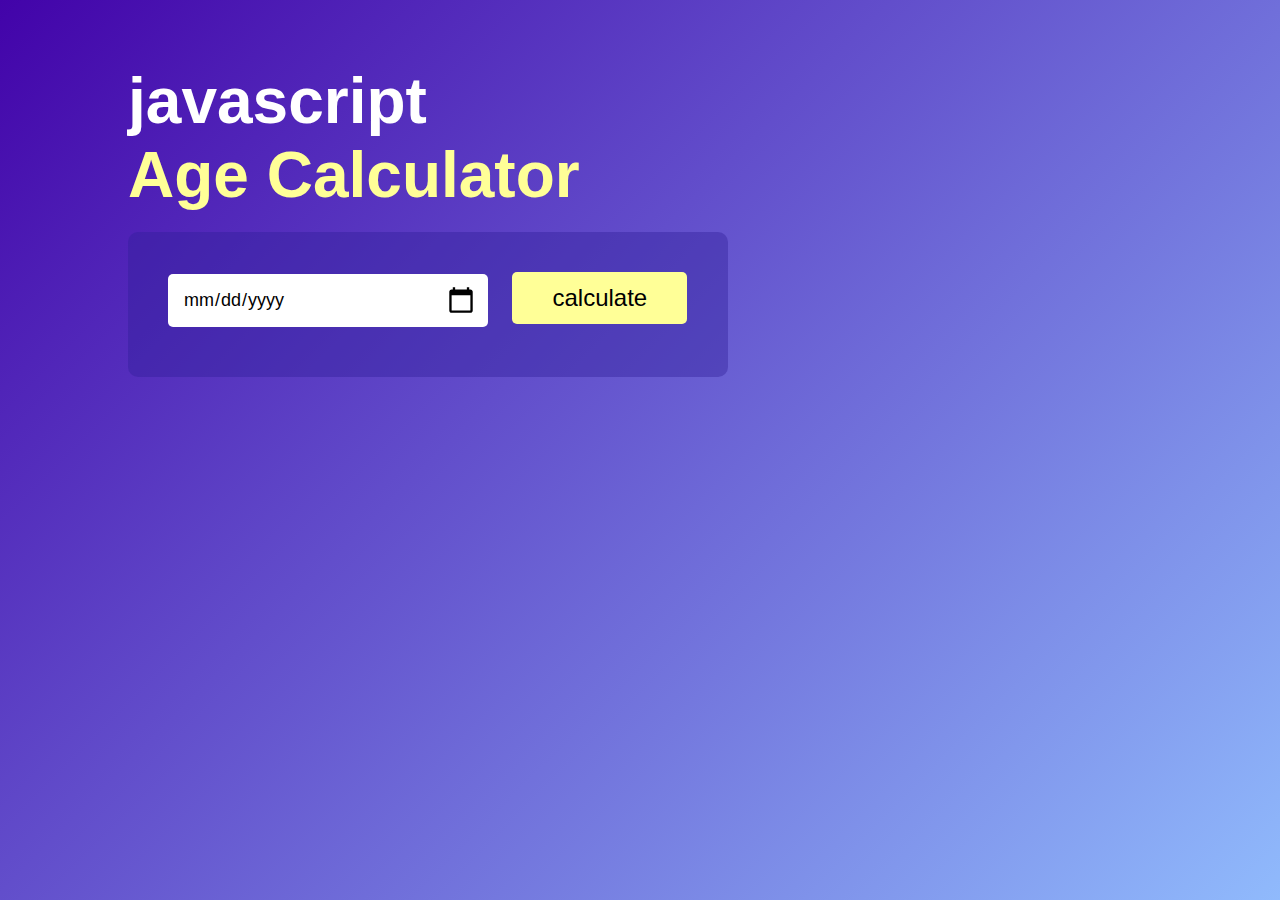
<file: age calculator/index.html>
<!DOCTYPE html>
<html lang="en">
<head>
    <meta charset="UTF-8">
    <meta name="viewport" content="width=device-width, initial-scale=1.0">
    <title>Document</title>
    <link rel="stylesheet" href="style.css">
</head>
<body>
    <h1>javascript<br><span>Age Calculator</span></h1>
    <div class="input-box">
        <input type="date" name="" id="date">
        <button onclick="calculateage()" id="btn">calculate</button>
    </div>
    <p id="result"></p>

    <script src="script.js"></script>
</body>
</html>
</file>
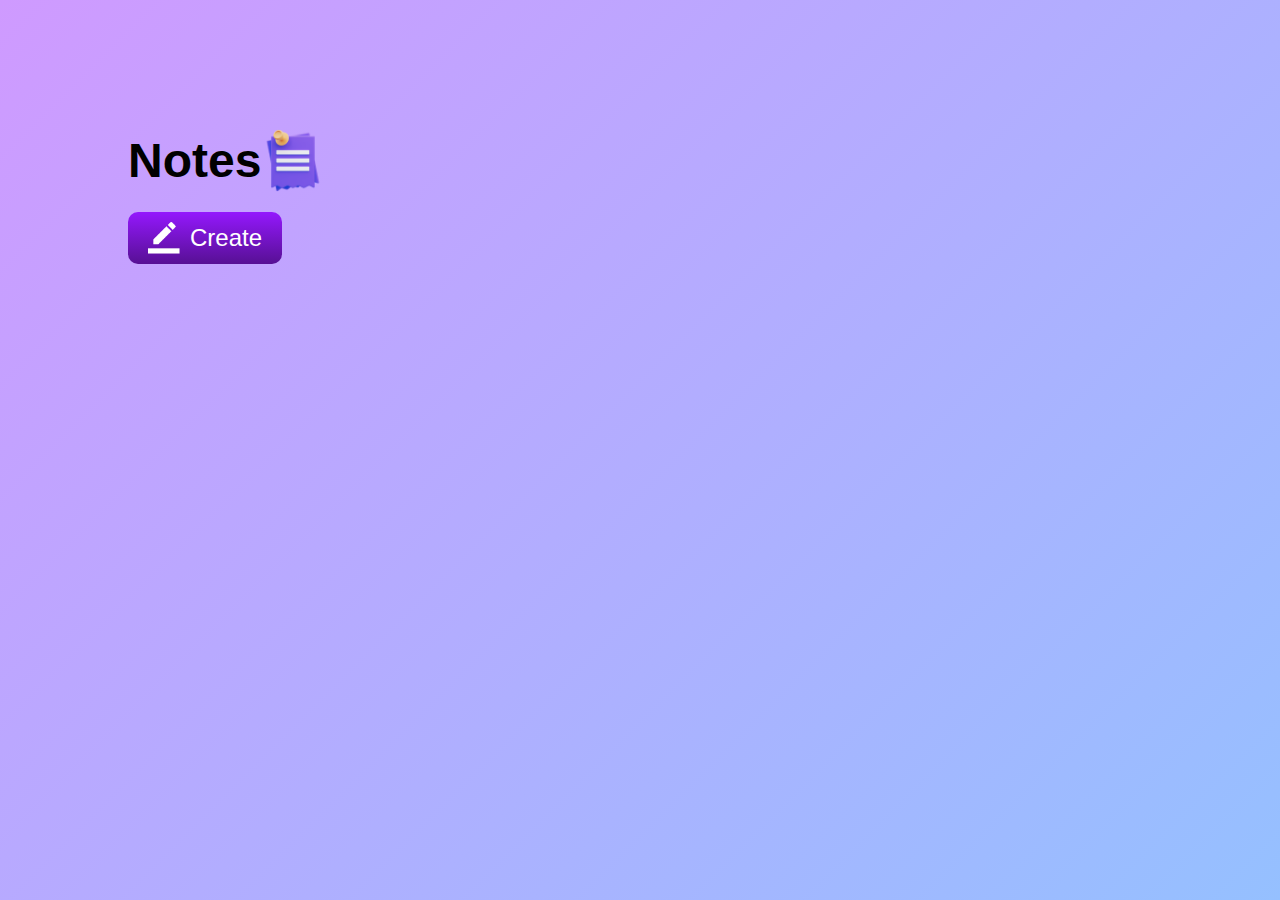
<file: notes build/index.html>
<!DOCTYPE html>
<html lang="en">
<head>
    <meta charset="UTF-8">
    <meta name="viewport" content="width=device-width, initial-scale=1.0">
    <title>Document</title>
    <link rel="stylesheet" href="style.css">
</head>
<body>
    <h1>Notes <img src="notes.png" alt=""></h1>
    <button id="btn"><img src="edit.png" alt=""> Create</button>
    <div id="notes-container">
        <!-- <p contenteditable="true" class="input-box">
            <img src="delete.png" alt="">
        </p> -->
        
    </div>

    <script src="script.js"></script>
</body>
</html>
</file>
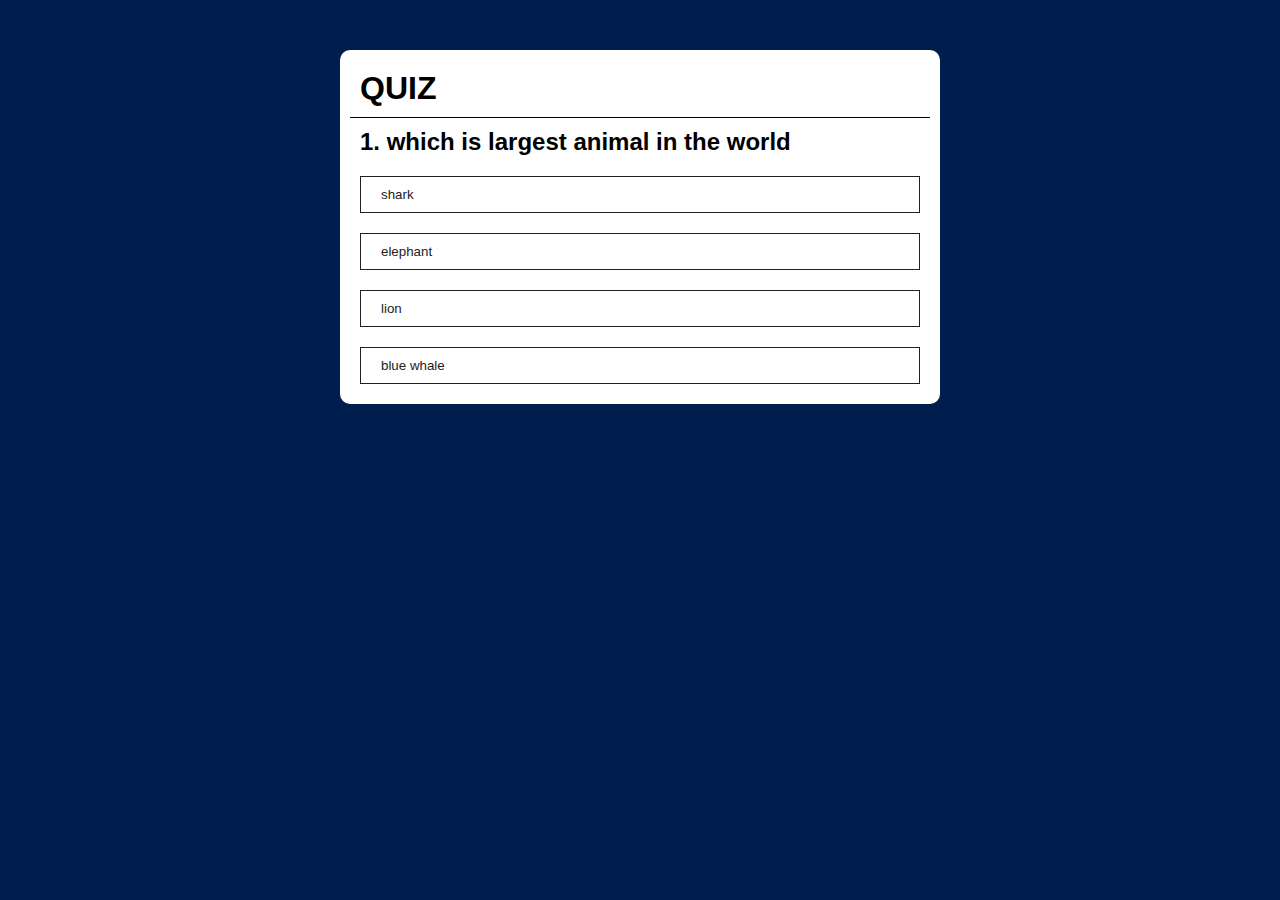
<file: quize app/index.html>
<!DOCTYPE html>
<html lang="en">
<head>
    <meta charset="UTF-8">
    <meta name="viewport" content="width=device-width, initial-scale=1.0">
    <title>Document</title>
    <link rel="stylesheet" href="style.css">
</head>
<body>
    <div class="app">
        <h1>quiz</h1>
        <div class="quiz">
            <h2 id="question">question goes here </h2>
            <div id="answers">
                <!-- <button class="btn">option 1</button>
                <button class="btn">option 1</button>
                <button class="btn">option 1</button>
                <button class="btn">option 1</button> -->

            </div>
            <button id="next-btn">Next</button>
        </div>
    </div>


    <script src="script.js"></script>
</body>
</html>
</file>
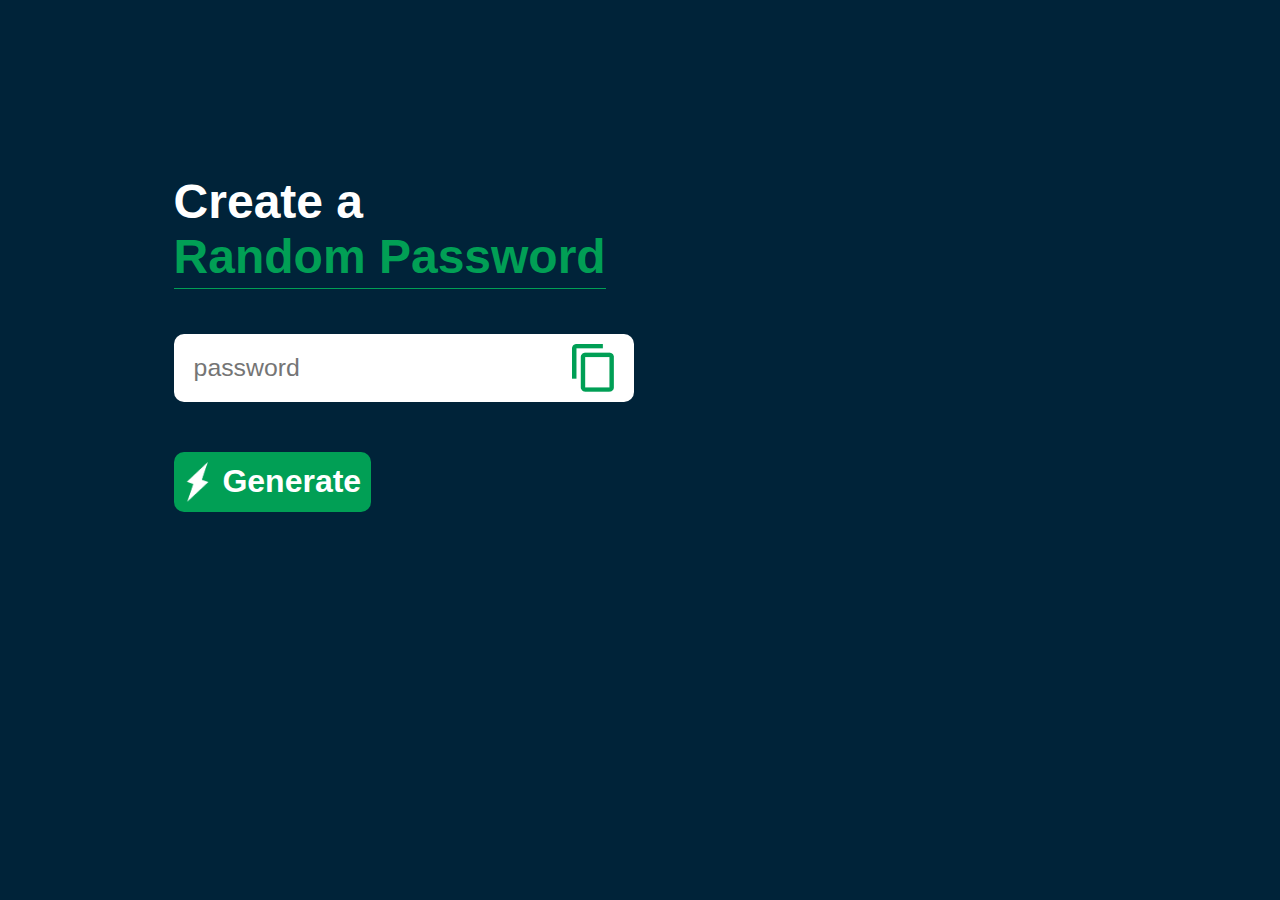
<file: random pssword/index.html>
<!DOCTYPE html>
<html lang="en">
<head>
    <meta charset="UTF-8">
    <meta name="viewport" content="width=device-width, initial-scale=1.0">
    <title>Document</title>
    <link rel="stylesheet" href="style.css">
</head>
<body>
    <div class="container">
        <h1>Create a <br> <span>Random Password</span></h1>
        <div class="display">
            <input type="text" id="password" placeholder="password">
            <img src="copy.png" alt="" onclick="copypassword()">
        </div>
        <button id="btn" onclick="showpassword()"><img src="generate.png" alt="">Generate </button>
    </div>

    <script src="script.js"></script>
</body>
</html>
</file>
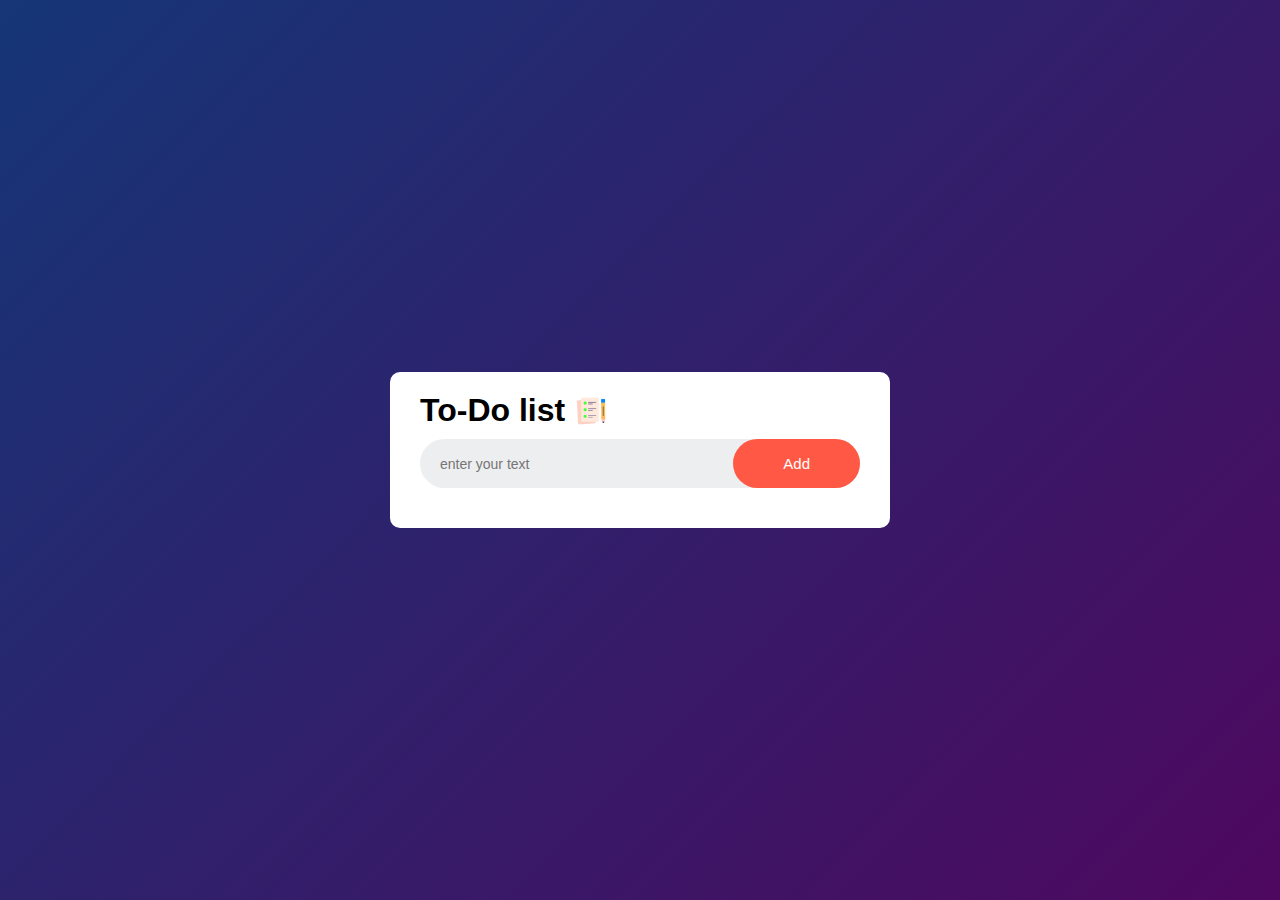
<file: To Do list/index.html>
<!DOCTYPE html>
<html lang="en">
<head>
    <meta charset="UTF-8">
    <meta name="viewport" content="width=device-width, initial-scale=1.0">
    <title>Document</title>
    <link rel="stylesheet" href="style.css">
</head>
<body>
    <div class="to-do-app">
        <h2>To-Do list <img src="icon.png" alt=""></h2>
        <div class="input">
            <input type="text" id="input-box" placeholder="enter your text ">
            <button onclick="addtask()">Add</button>
        </div>
        <ul id="list-container">
            <!-- <li class="checked">list</li>
            <li>list</li>
            <li>list</li> -->

        </ul>
    </div>
    <script src="script.js"></script>
</body>
</html>
</file>
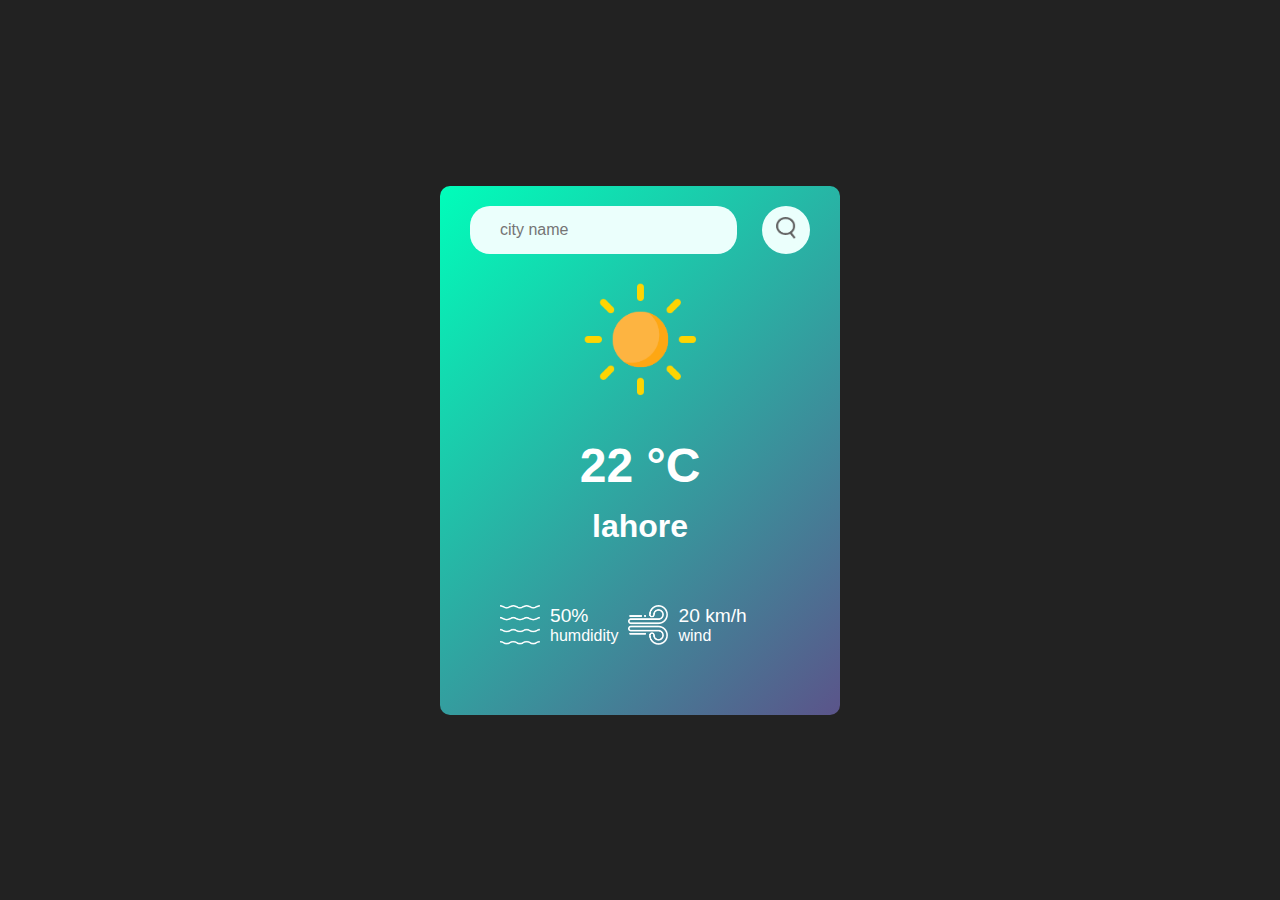
<file: weather js/index.html>
<!DOCTYPE html>
<html lang="en">
<head>
    <meta charset="UTF-8">
    <meta name="viewport" content="width=device-width, initial-scale=1.0">
    <title>weather</title>
    <link rel="stylesheet" href="style.css">
</head>
<body>
    <div class="card">
       <div class="searchbox">
        <input type="text" placeholder="city name">
        <button><img src="search.png" alt=""></button>
       </div>
       <div class="weather">
            <img class="weathericon" src="clear.png" alt="">
            <h1 class="temp">22 °C</h1>
            <h2 class="city">lahore</h2>
            <div class="details">
                <div class="col">
                    <img src="humidity.png" alt="">
                    <div class="">
                        <p class="humidity">50%</p>
                        <p>humdidity</p>
                    </div>
                    <div class="col">
                        <img src="wind.png" alt="">
                        <div class="">
                            <p class="wind">20 km/h</p>
                            <p>wind</p>
                        </div>
                </div>
            </div>
       </div>
    </div>
    
   
</body>
<script src="script.js"></script>
</html>
</file>
<file: age calculator/style.css>
*{
    padding: 0;
    margin: 0;
    box-sizing: border-box;
    font-family: sans-serif;
}

body {
    width: 100%;
    height: 100vh;
    background: linear-gradient(135deg, #4203a9, #90bafc );
    padding-top: 5%;
    padding-left: 10%;
}

body h1 {
    font-size: 4rem;
    margin-bottom: 20px;
    color: #fff;

}

body h1 span {
    /* padding-top: 10px; */
    color:#ffff97;
}

.input-box{
    background-color: rgb(47, 30, 152, .4);
    padding: 40px;
    border-radius: 10px;
    width: 100%;
    max-width: 600px;
}

.input-box input{
    /* height: 2rem; */
    flex: 1;
    width: 20rem;
    outline: 0;
    border: 0;
    border-radius: 5px;
    padding: 15px ;
    margin-right: 20px;
    margin-bottom: 10px;
    font-size: 18px;
    position: relative;
}

#btn{
    border: 0;
    outline: 0;
    font-size: 1.5rem;
    border-radius: 5px;
    padding: 12px 40px;
    background-color: #ffff97;
    cursor: pointer;
}

.input-box input::-webkit-calendar-picker-indicator{
    top: 0;
    left: 0;
    right: 0;
    bottom: 0;
    width: auto;
    height: auto;
    position: absolute;
    background-position: calc(100% - 10px); 
    background-size: 30px;
    cursor: pointer;
}

p{
    font-size: 2rem;
    color: #fff;
    margin-top: 30px;
}
</file>
<file: notes build/style.css>
*{
    padding: 0;
    margin: 0;
    box-sizing: border-box;
    font-family: sans-serif;
}

body{
    width: 100%;
    min-height: 100vh;
    background: linear-gradient(135deg, #cf9aff, #95c0ff);
    padding-top: 10%;
    padding-left: 10%;
}

body h1{
    display: flex;
    align-items: center;
    font-size: 3rem;
    margin-bottom: 20px;

}
body h1 img{
    width: 4rem;
}

#btn{
    display: flex;
    align-items: center;
    background: linear-gradient(#9418fd,#571094);
    color: #fff;
    outline: none;
    border: none;
    padding: 10px 20px;
    font-size: 1.5rem;
    border-radius: 10px;
    cursor: pointer;
}

#btn img{
    width: 2rem;
    margin-right: 10px;
}
/* 
.notes-container{
    margin-top: 20px;
    background: #fff;
    padding: 5px;
    width: 80%;
    max-width: 600px;
    border-radius: 10px;
    position: relative;
} */

.input-box{
    position: relative;
    width: 100%;
    max-width: 500px;
    min-height: 150px;
    background: #fff;
    color: #333;
    padding: 20px;
    margin: 20px 0;
    outline: none;
    border-radius: 10px;
    font-size: 1rem;
}

.input-box img{
    width: 2rem;
    position: absolute;
    bottom: 10px;
    right: 10px;
    cursor: pointer;
}
</file>
<file: quize app/style.css>
*{
    padding: 0;
    margin: 0;
    box-sizing: border-box;
    font-family: sans-serif;
}

body{
    background: #001e4d;
}

.app{
    background: #fff;
    width: 90%;
    max-width: 600px;
    padding: 10px;
    border-radius: 10px;
    margin: 50px auto 0;
} 

.app h1{
    text-transform: uppercase;
    font-size: 2rem;
    padding: 10px;
    border-bottom: 1px solid black;

}

.quiz{
   padding: 10px;
}



.btn{
    padding: 10px 20px;
    margin-top: 20px;
    text-align: left;
    width: 100%;
    
    background: #fff;
    color: #222;
    border: 1px solid #222;
    transition: all .3s;
    cursor: pointer;

}

.btn:hover:not([disabled]) {
    background: black;
    color: #fff;
}

.btn:disabled{
    cursor: no-drop;
}

#next-btn{
    padding: 10px 40px;
    border-radius: 4px;
    margin: 20px auto 0;
    background: #001e4d;
    color: #fff;
    font-weight: 500;
    cursor: pointer;
    display: none ;


}

.correct{
    background: #9aeabc;
}

.incorrect{
    background: #ff9393;
}
</file>
<file: random pssword/style.css>
*{
    padding: 0;
    margin: 0;
    box-sizing: border-box;
    font-family: sans-serif;
}

body{
    background: #002339;
    color:#fff;
}

.container{
    width: 90%;
    max-width: 500px;
    margin: 12%;
    padding: 20px;
}

.container h1{
    font-size: 3rem;
    font-weight: bold;
    margin-bottom: 20px;
}

.container h1 span{
    color: #019f55;
    border-bottom: 1px solid #019f55;
    padding-bottom: 5px; 
}

.display{
    display: flex;
    align-items: center;
    justify-content: space-between;
    width: 100%;
    background: #fff;
    border-radius: 10px;
    padding: 10px;
    margin-top: 50px;
    margin-bottom: 50PX;
}

.display input{
    outline: none;
    border: none;
    font-size: 1.55rem;
    padding: 10px;
}

.display img{
    height: 3rem;
    /* width: rem; */
    margin-right: 10px;
    cursor: pointer;
}

#btn{
    outline: none;
    border: none;
    border-radius: 10px;
    background: #019f55;
    color: #fff;
    font-size: 2rem;
    font-weight: bold;
    padding: 10px;
    display: flex;
    align-items: center;
    cursor: pointer;
}

#btn img{
    width: 1.8rem;
    margin-right: 10px;
}
</file>
<file: To Do list/style.css>
*{
    padding: 0;
    margin: 0;
    box-sizing: border-box;
    font-family: sans-serif;
}

body{
    height: 100vh;
    width: 100%;
    display: flex;
    align-items: center;
    justify-content: center;
    background: linear-gradient(135deg, #153677, #4e085f);
}

.to-do-app{
    width: 100%;
    max-width: 500px;
    background-color: #fff;
    border-radius: 10px;
    padding: 20px 30px;
}

.to-do-app h2{
font-size: 2rem;
display: flex;
align-items: center;
margin-bottom: 10px;
}

.to-do-app img{
    height: 2rem;
    margin-left: 10px;
}

.input{
    /* padding: 10px ; */
    /* width: 100%; */
    display: flex;
    align-items: center;
    justify-content: space-between;
    background: #edeef0;
    border-radius: 30px;
    padding-left: 20px;
    margin-bottom: 20px;

}

.input input{
    flex: 1;
    border: none;
    outline: none;
    padding: 10px 0;
    background: transparent;
    font-size: 14px;
}

.input button{
    border: none;
    outline: none;
    padding: 16px 50px;
    background:#ff5945;
    color: #fff;
    border-radius: 50px;
    cursor: pointer;
    font-size:15px;
}

ul li {
    list-style: none;
    font-size: 18px;
    padding: 12px 10px 0 35px;
    user-select: none;
    cursor: pointer;
    position: relative;
}

ul li::before{
    content: '';
    position: absolute;
    height: 22px;
    width: 22px;
    border-radius: 50%;
    background-image: url(unchecked.png);
    background-size: cover;
    background-position: center;
    left: 0;
    top: 10px;
}

ul li.checked{
    color: #555;
    text-decoration: line-through;
}

ul li.checked::before{
    background-image: url(checked.png)
}

ul li span{
    position: absolute;
    right: 0;
    top: 5px;
    width: 30px;
    height: 30px;
    font-size: 22px;
    border-radius: 50%;
    text-align: center;
    line-height: 30px;
    color: #555;

}

ul li span:hover{
    background: #edeef0;
}
</file>
<file: weather js/style.css>
*{
    padding: 0;
    margin: 0;
    box-sizing: border-box;
    font-family: sans-serif;
}

body {
    height: 100vh;
    width: 100%;
    background: #222;
    display: flex;
    align-items: center;
    justify-content: center;
}

.card{
    width: 90%;
    max-width: 400px;
    background: linear-gradient(135deg, #00feba, #5b548a);
    color: #fff;
    border-radius: 10px;
    padding: 20px 30px;
    text-align: center;
}

.searchbox{
    width: 100%;
    display: flex;
    align-items: center;
    justify-content: space-between;

}

.searchbox input{
    padding: 15px 30px;
    font-size: 1rem;
    outline: none;
    border: none;
    border-radius: 20px;
    background-color: #ebfffc;
}

.searchbox button{
    border-radius: 50%;
    background-color: #ebfffc;
    outline: none;
    border: none;
    width: 3rem;
    height: 3rem;
    cursor: pointer;
}

.searchbox button img{
    width: 1.2rem;
}

.weather img{
    width: 170px;
}

.weather h1{
    margin-top: 10px;
    font-size: 3rem;
    font-weight: 700;
}

.weather h2{
    margin-top: 15px;
    font-size: 2rem;
    font-weight: 700;
}

.details{
    margin-top: 30px;
    margin-bottom: 20px;
    width: 100%;
    height: 100px;
    display: flex;
    align-items: center;
    justify-content: space-between;
    padding: 0 30px;

}

.col{
    /* height: 50px; */
    /* width: 00px; */
    display: flex;
    align-items: center;
    gap: 10px;
    text-align: left;
    /* margin-right: 0px; */
}

.col img{
    height: 40px;
    width: 40px;
}

.humidity, .wind{
    font-size: 1.2rem;
}
</file>
